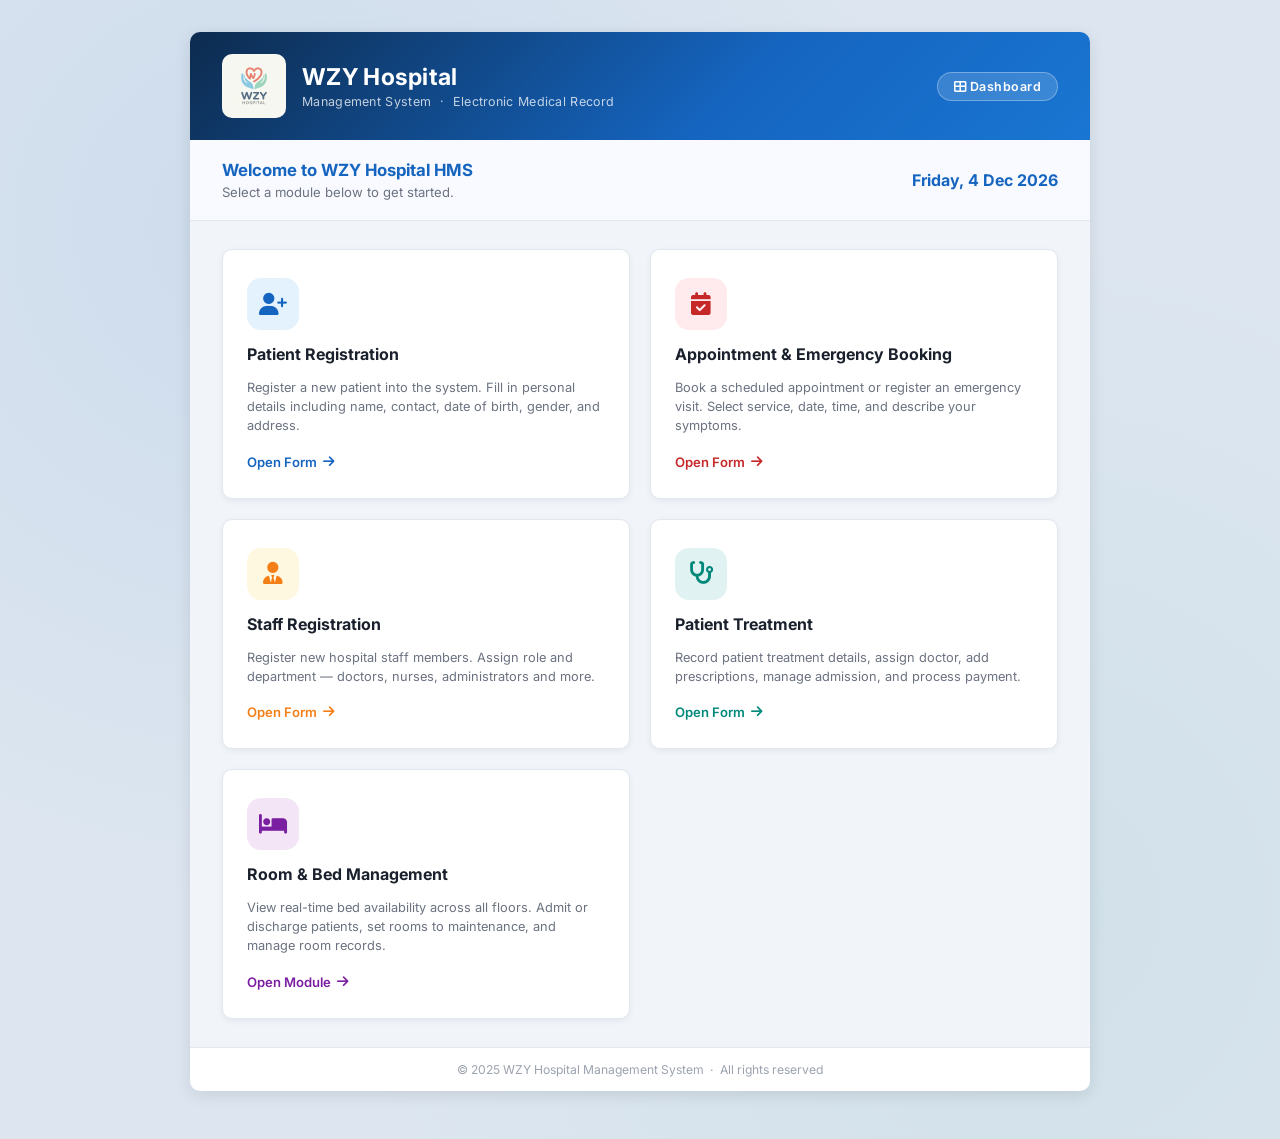
<file: index.html>
<!DOCTYPE html>
<html lang="en">
<head>
  <meta charset="UTF-8" />
  <meta name="viewport" content="width=device-width, initial-scale=1.0"/>
  <title>WZY Hospital Management System</title>
  <link rel="preconnect" href="https://fonts.googleapis.com">
  <link href="https://fonts.googleapis.com/css2?family=Inter:wght@400;500;600;700&display=swap" rel="stylesheet">
  <link rel="stylesheet" href="https://cdnjs.cloudflare.com/ajax/libs/font-awesome/6.5.0/css/all.min.css">
  <link rel="stylesheet" href="css/style.css" />
</head>
<body class="dashboard-body">

<div class="dash-container">

  <!-- Header -->
  <div class="header">
    <div class="header-brand">
      <img src="logo.png" class="header-logo" alt="WZY Hospital Logo" />
      <div>
        <h1>WZY Hospital</h1>
        <p>Management System &nbsp;·&nbsp; Electronic Medical Record</p>
      </div>
    </div>
    <div class="header-badge"><i class="fas fa-th-large"></i> Dashboard</div>
  </div>

  <!-- Welcome Bar -->
  <div class="dash-welcome">
    <div class="dash-welcome-text">
      <h2>Welcome to WZY Hospital HMS</h2>
      <p>Select a module below to get started.</p>
    </div>
    <div class="dash-date">
      <span id="dashDate"></span>
    </div>
  </div>

  <!-- Module Cards -->
  <div class="dash-modules">

    <!-- Patient Registration -->
    <a class="module-card" href="html/patient.html">
      <div class="module-icon blue"><i class="fas fa-user-plus"></i></div>
      <h3>Patient Registration</h3>
      <p>Register a new patient into the system. Fill in personal details including name, contact, date of birth, gender, and address.</p>
      <span class="module-link blue">Open Form <i class="fas fa-arrow-right"></i></span>
    </a>

    <!-- Booking -->
    <a class="module-card" href="html/booking.html">
      <div class="module-icon red"><i class="fas fa-calendar-check"></i></div>
      <h3>Appointment &amp; Emergency Booking</h3>
      <p>Book a scheduled appointment or register an emergency visit. Select service, date, time, and describe your symptoms.</p>
      <span class="module-link red">Open Form <i class="fas fa-arrow-right"></i></span>
    </a>

    <!-- Staff Registration -->
    <a class="module-card" href="html/staff.html">
      <div class="module-icon amber"><i class="fas fa-user-tie"></i></div>
      <h3>Staff Registration</h3>
      <p>Register new hospital staff members. Assign role and department — doctors, nurses, administrators and more.</p>
      <span class="module-link amber">Open Form <i class="fas fa-arrow-right"></i></span>
    </a>

    <!-- Patient Treatment -->
    <a class="module-card" href="html/treatment.html">
      <div class="module-icon teal"><i class="fas fa-stethoscope"></i></div>
      <h3>Patient Treatment</h3>
      <p>Record patient treatment details, assign doctor, add prescriptions, manage admission, and process payment.</p>
      <span class="module-link teal">Open Form <i class="fas fa-arrow-right"></i></span>
    </a>

    <!-- Room & Bed Management -->
    <a class="module-card" href="html/room.html">
      <div class="module-icon purple"><i class="fas fa-bed"></i></div>
      <h3>Room &amp; Bed Management</h3>
      <p>View real-time bed availability across all floors. Admit or discharge patients, set rooms to maintenance, and manage room records.</p>
      <span class="module-link purple">Open Module <i class="fas fa-arrow-right"></i></span>
    </a>

  </div>

  <!-- Footer -->
  <div class="dash-footer">
    &copy; 2025 WZY Hospital Management System &nbsp;·&nbsp; All rights reserved
  </div>

</div>

<script src="js/dashboard.js"></script>
</body>
</html>
</file>
<file: css/style.css>
/* ══════════════════════════════════════
   CSS VARIABLES
══════════════════════════════════════ */
:root {
  --blue-900: #0d2b4e;
  --blue-700: #1565c0;
  --blue-600: #1976d2;
  --blue-500: #2196f3;
  --blue-100: #e3f2fd;
  --blue-50:  #f0f8ff;
  --teal:     #00897b;
  --green:    #2e7d32;
  --green-bg: #e8f5e9;
  --red:      #c62828;
  --red-bg:   #ffebee;
  --amber:    #f57f17;
  --gray-900: #1a202c;
  --gray-700: #374151;
  --gray-500: #6b7280;
  --gray-300: #d1d5db;
  --gray-100: #f3f4f6;
  --gray-50:  #f9fafb;
  --white:    #ffffff;
  --shadow-xs: 0 1px 2px rgba(0,0,0,0.05);
  --shadow-sm: 0 2px 6px rgba(0,0,0,0.08);
  --shadow-md: 0 4px 16px rgba(0,0,0,0.10);
  --radius:   10px;
  --radius-sm: 6px;
}

/* ══════════════════════════════════════
   RESET & BASE
══════════════════════════════════════ */
* { box-sizing: border-box; margin: 0; padding: 0; }

body {
  font-family: 'Inter', 'Segoe UI', Arial, sans-serif;
  background: #dde6f0;
  background-image:
    radial-gradient(circle at 20% 20%, rgba(21,101,192,0.08) 0%, transparent 50%),
    radial-gradient(circle at 80% 80%, rgba(0,137,123,0.06) 0%, transparent 50%);
  min-height: 100vh;
  display: flex;
  flex-direction: column;
  align-items: center;
  padding: 32px 16px 48px;
  gap: 14px;
}

/* ══════════════════════════════════════
   SUCCESS BANNER
══════════════════════════════════════ */
.success-banner {
  width: 900px;
  background: var(--green-bg);
  border: 1.5px solid #a5d6a7;
  border-left: 5px solid var(--green);
  border-radius: var(--radius);
  box-shadow: var(--shadow-sm);
  animation: slideDown 0.3s ease;
}
.success-banner.hidden { display: none; }

@keyframes slideDown {
  from { opacity: 0; transform: translateY(-12px); }
  to   { opacity: 1; transform: translateY(0); }
}

.success-inner {
  display: flex;
  align-items: center;
  gap: 14px;
  padding: 14px 20px;
}
.success-icon-wrap {
  font-size: 1.6rem;
  color: var(--green);
  flex-shrink: 0;
}
.success-text strong {
  display: block;
  color: var(--green);
  font-size: 0.95rem;
  font-weight: 700;
}
.success-tid {
  font-size: 0.82rem;
  color: #388e3c;
  margin-top: 2px;
}
.dismiss-btn {
  margin-left: auto;
  background: none;
  border: none;
  font-size: 1rem;
  cursor: pointer;
  color: var(--green);
  opacity: 0.6;
  padding: 4px 8px;
  border-radius: 50%;
  transition: opacity 0.2s, background 0.2s;
}
.dismiss-btn:hover { opacity: 1; background: rgba(0,0,0,0.06); }

/* ══════════════════════════════════════
   MAIN CONTAINER
══════════════════════════════════════ */
.container {
  width: 900px;
  border-radius: var(--radius);
  overflow: hidden;
  box-shadow: var(--shadow-md);
  display: flex;
  flex-direction: column;
  gap: 0;
}

/* ══════════════════════════════════════
   HEADER
══════════════════════════════════════ */
.header {
  background: linear-gradient(135deg, var(--blue-900) 0%, var(--blue-700) 60%, var(--blue-600) 100%);
  color: var(--white);
  padding: 22px 32px;
  display: flex;
  align-items: center;
  justify-content: space-between;
}
.header-brand {
  display: flex;
  align-items: center;
  gap: 16px;
}
.header-logo {
  width: 64px;
  height: 64px;
  object-fit: contain;
  border-radius: 10px;
  flex-shrink: 0;
}
.header h1 {
  font-size: 1.45rem;
  font-weight: 700;
  letter-spacing: 0.3px;
}
.header p {
  font-size: 0.78rem;
  margin-top: 3px;
  opacity: 0.75;
  letter-spacing: 0.3px;
}
.back-btn {
  display: inline-flex;
  align-items: center;
  justify-content: center;
  width: 34px;
  height: 34px;
  border-radius: 50%;
  background: rgba(255,255,255,0.15);
  border: 1.5px solid rgba(255,255,255,0.3);
  color: #fff;
  text-decoration: none;
  font-size: 0.9rem;
  flex-shrink: 0;
  transition: background 0.2s, border-color 0.2s;
}
.back-btn:hover { background: rgba(255,255,255,0.28); border-color: rgba(255,255,255,0.6); }
.header-badge {
  background: rgba(255,255,255,0.15);
  border: 1px solid rgba(255,255,255,0.3);
  border-radius: 20px;
  padding: 6px 16px;
  font-size: 0.78rem;
  font-weight: 600;
  letter-spacing: 0.5px;
  white-space: nowrap;
}

/* ══════════════════════════════════════
   INFO BAR (Treatment ID + Date)
══════════════════════════════════════ */
.info-bar {
  background: var(--blue-50);
  border-bottom: 2px solid var(--blue-100);
  padding: 12px 32px;
  display: flex;
  justify-content: space-between;
  align-items: center;
}
.info-bar-left, .info-bar-right {
  display: flex;
  align-items: center;
  gap: 10px;
}
.info-label {
  font-size: 0.75rem;
  font-weight: 600;
  color: var(--gray-500);
  text-transform: uppercase;
  letter-spacing: 0.6px;
  display: flex;
  align-items: center;
  gap: 5px;
}
.tid-badge {
  background: var(--blue-700);
  color: var(--white);
  padding: 4px 14px;
  border-radius: 20px;
  font-size: 0.84rem;
  font-weight: 700;
  letter-spacing: 0.5px;
}
.date-badge {
  background: var(--white);
  color: var(--blue-700);
  border: 1.5px solid var(--blue-500);
  padding: 4px 14px;
  border-radius: 20px;
  font-size: 0.84rem;
  font-weight: 600;
}

/* ══════════════════════════════════════
   CARDS (Sections)
══════════════════════════════════════ */
.card {
  background: var(--white);
  margin: 16px 24px 0;
  border-radius: var(--radius);
  border: 1px solid var(--gray-300);
  border-left: 4px solid var(--blue-600);
  box-shadow: var(--shadow-xs);
  padding: 18px 22px 14px;
}
.card:last-of-type { margin-bottom: 0; }

.card-title {
  font-size: 0.8rem;
  font-weight: 700;
  text-transform: uppercase;
  letter-spacing: 0.8px;
  color: var(--blue-700);
  margin-bottom: 14px;
  display: flex;
  align-items: center;
  gap: 8px;
}
.card-title i {
  width: 22px;
  height: 22px;
  background: var(--blue-100);
  border-radius: 6px;
  display: flex;
  align-items: center;
  justify-content: center;
  font-size: 0.72rem;
  color: var(--blue-700);
  flex-shrink: 0;
}

.card-admission {
  border-left-color: var(--amber);
  background: #fffdf0;
}
.card-admission .card-title { color: var(--amber); }
.card-admission .card-title i { background: #fff8e1; color: var(--amber); }

/* ══════════════════════════════════════
   GRID
══════════════════════════════════════ */
.grid-2 { display: grid; grid-template-columns: 1fr 1fr; gap: 10px 20px; }
.grid-3 { display: grid; grid-template-columns: 1fr 1fr 1fr; gap: 10px 20px; }
.col-span-2 { grid-column: span 2; }

/* ══════════════════════════════════════
   FIELDS & INPUTS
══════════════════════════════════════ */
.field { display: flex; flex-direction: column; margin-bottom: 4px; }

.field label {
  font-size: 0.75rem;
  font-weight: 600;
  color: var(--gray-700);
  margin-bottom: 4px;
  letter-spacing: 0.2px;
}
.req { color: var(--red); margin-left: 1px; }

.field input,
.field select,
.field textarea {
  border: 1.5px solid var(--gray-300);
  border-radius: var(--radius-sm);
  padding: 7px 11px;
  font-size: 0.85rem;
  font-family: inherit;
  color: var(--gray-900);
  background: var(--gray-50);
  outline: none;
  transition: border-color 0.2s, box-shadow 0.2s, background 0.2s;
   text-overflow: ellipsis;
}
.field input:hover,
.field select:hover { border-color: var(--blue-500); }

.field input:focus,
.field select:focus,
.field textarea:focus {
  border-color: var(--blue-600);
  background: var(--white);
  box-shadow: 0 0 0 3px rgba(25,118,210,0.12);
}
.field textarea { resize: vertical; min-height: 60px; }
.field select { cursor: pointer; appearance: none; background-image: url("data:image/svg+xml,%3Csvg xmlns='http://www.w3.org/2000/svg' width='12' height='12' viewBox='0 0 12 12'%3E%3Cpath fill='%236b7280' d='M6 8L1 3h10z'/%3E%3C/svg%3E"); background-repeat: no-repeat; background-position: right 10px center; padding-right: 28px; }

/* ── Auto-filled readonly fields ── */
.field input.auto-filled {
  background: #f0f7ff;
  color: #1565c0;
  border-color: #90caf9;
  cursor: default;
  font-weight: 500;
}
.field input.auto-filled::placeholder { color: #b0bec5; font-weight: 400; font-style: italic; }

/* ── Inline validation ── */
.field-hint {
  font-size: 0.72rem;
  color: var(--gray-400);
  margin-top: 3px;
  display: block;
  font-style: italic;
}

.field.has-error input,
.field.has-error select,
.field.has-error textarea {
  border-color: var(--red);
  background: var(--red-bg);
  box-shadow: 0 0 0 3px rgba(198,40,40,0.10);
}
.error-msg {
  color: var(--red);
  font-size: 0.72rem;
  font-weight: 500;
  margin-top: 3px;
  display: flex;
  align-items: center;
  gap: 4px;
}

/* ══════════════════════════════════════
   PRESCRIPTION TABLE
══════════════════════════════════════ */
.table-wrap { margin-top: 2px; overflow-x: auto; }

table {
  width: 100%;
  border-collapse: collapse;
  font-size: 0.83rem;
}
thead tr {
  background: linear-gradient(90deg, var(--blue-700), var(--blue-600));
  color: var(--white);
}
thead th {
  padding: 9px 10px;
  text-align: center;
  font-weight: 600;
  font-size: 0.78rem;
  letter-spacing: 0.4px;
}
thead th:first-child { border-radius: 6px 0 0 0; }
thead th:last-child  { border-radius: 0 6px 0 0; }

tbody tr { transition: background 0.15s; }
tbody tr:nth-child(odd)  { background: var(--white); }
tbody tr:nth-child(even) { background: var(--blue-50); }
tbody tr:hover { background: #e8f0fb; }

tbody td {
  padding: 5px 6px;
  text-align: center;
  border-bottom: 1px solid var(--gray-100);
}
tbody td select,
tbody td input[type="date"] {
  width: 100%;
  border: 1.5px solid var(--gray-300);
  border-radius: 4px;
  padding: 4px 7px;
  font-size: 0.81rem;
  font-family: inherit;
  background: var(--white);
  outline: none;
  transition: border-color 0.2s;
}
tbody td select { appearance: none; background-image: url("data:image/svg+xml,%3Csvg xmlns='http://www.w3.org/2000/svg' width='10' height='10' viewBox='0 0 12 12'%3E%3Cpath fill='%236b7280' d='M6 8L1 3h10z'/%3E%3C/svg%3E"); background-repeat: no-repeat; background-position: right 6px center; padding-right: 20px; }
tbody td select:focus,
tbody td input:focus {
  border-color: var(--blue-600);
  box-shadow: 0 0 0 2px rgba(25,118,210,0.12);
}

.btn-remove-row {
  background: none;
  border: 1.5px solid transparent;
  color: var(--red);
  font-size: 0.8rem;
  cursor: pointer;
  width: 28px;
  height: 28px;
  border-radius: 6px;
  display: inline-flex;
  align-items: center;
  justify-content: center;
  transition: background 0.15s, border-color 0.15s;
}
.btn-remove-row:hover { background: var(--red-bg); border-color: var(--red); }

.tfoot-add { padding: 10px 0 4px; border: none; text-align: left; }
.tfoot-note {
  border-top: 1px solid var(--gray-100);
  padding: 8px 4px 2px;
  text-align: right;
  font-size: 0.74rem;
  color: var(--gray-500);
  font-style: italic;
}
.tfoot-note i { margin-right: 4px; color: var(--blue-500); }

.btn-add-row {
  display: inline-flex;
  align-items: center;
  gap: 6px;
  background: var(--white);
  border: 1.5px dashed var(--blue-500);
  color: var(--blue-600);
  font-size: 0.81rem;
  font-weight: 600;
  font-family: inherit;
  padding: 5px 16px;
  border-radius: 20px;
  cursor: pointer;
  transition: background 0.15s, border-color 0.15s;
}
.btn-add-row:hover { background: var(--blue-100); border-style: solid; }

/* ══════════════════════════════════════
   ACTION BUTTONS
══════════════════════════════════════ */
.btn-row {
  display: flex;
  gap: 10px;
  padding: 18px 24px 24px;
  flex-wrap: wrap;
  align-items: center;
}
.btn {
  display: inline-flex;
  align-items: center;
  gap: 7px;
  padding: 9px 22px;
  border: none;
  border-radius: 8px;
  font-size: 0.86rem;
  font-weight: 600;
  font-family: inherit;
  cursor: pointer;
  transition: background 0.18s, transform 0.1s, box-shadow 0.18s;
  box-shadow: var(--shadow-xs);
}
.btn:active { transform: scale(0.97); }
.btn:hover  { box-shadow: var(--shadow-sm); }

.btn-primary   { background: #2e7d32; color: var(--white); }
.btn-primary:hover   { background: #1b5e20; }
.btn-secondary { background: var(--white); color: var(--gray-700); border: 1.5px solid var(--gray-300); }
.btn-secondary:hover { background: var(--gray-100); }
.btn-danger    { background: var(--white); color: var(--red); border: 1.5px solid var(--red); }
.btn-danger:hover    { background: var(--red-bg); }
.btn-print     { background: var(--white); color: var(--gray-500); border: 1.5px solid var(--gray-300); }
.btn-print:hover     { background: var(--gray-100); }

/* ══════════════════════════════════════
   FLATPICKR THEME OVERRIDE
══════════════════════════════════════ */
.flatpickr-calendar { font-family: 'Inter', sans-serif; border-radius: 10px; box-shadow: 0 8px 24px rgba(0,0,0,0.14); }
.flatpickr-day.selected,
.flatpickr-day.selected:hover { background: var(--blue-700); border-color: var(--blue-700); }
.flatpickr-day:hover { background: var(--blue-100); }
.flatpickr-months .flatpickr-month { background: var(--blue-700); border-radius: 10px 10px 0 0; color: #fff; }
.flatpickr-current-month .flatpickr-monthDropdown-months,
.flatpickr-current-month input.cur-year { color: #fff; }
.flatpickr-weekday { color: var(--blue-700); font-weight: 600; }
.flatpickr-prev-month svg, .flatpickr-next-month svg { fill: #fff; }
.flatpickr-prev-month:hover svg, .flatpickr-next-month:hover svg { fill: var(--blue-100); }

/* ══════════════════════════════════════
   COST BREAKDOWN
══════════════════════════════════════ */
.cost-breakdown {
  background: #f0f7ff;
  border: 1px solid #c3d9f8;
  border-radius: 8px;
  padding: 14px 16px 10px;
  margin-bottom: 16px;
}
.breakdown-header {
  font-size: 0.78rem;
  font-weight: 700;
  text-transform: uppercase;
  letter-spacing: 0.6px;
  color: var(--blue-700);
  margin-bottom: 10px;
  display: flex;
  align-items: center;
  gap: 6px;
}
.breakdown-rows { display: flex; flex-direction: column; gap: 4px; margin-bottom: 10px; }
.breakdown-row {
  display: flex;
  justify-content: space-between;
  font-size: 0.84rem;
  color: var(--gray-700);
  padding: 3px 0;
  border-bottom: 1px dashed #d0e4f8;
}
.breakdown-row:last-child { border-bottom: none; }
.breakdown-row .row-label { color: var(--gray-600); }
.breakdown-row .row-val   { font-weight: 600; color: var(--gray-800); }
.breakdown-total-row {
  display: flex;
  justify-content: space-between;
  align-items: center;
  font-size: 0.92rem;
  font-weight: 700;
  color: var(--blue-700);
  border-top: 2px solid #b3cff5;
  padding-top: 8px;
}
.breakdown-note {
  font-size: 0.75rem;
  color: var(--gray-500);
  margin-top: 8px;
  margin-bottom: 0;
  display: flex;
  align-items: center;
  gap: 5px;
}

/* ══════════════════════════════════════
   ADMISSION TOGGLE (treatment form)
══════════════════════════════════════ */
.adm-toggle-row {
  margin-top: 12px;
  padding: 10px 14px;
  background: #f0f7ff;
  border: 1px solid #c3d9f8;
  border-radius: 8px;
}
.adm-toggle-label {
  display: flex;
  align-items: center;
  gap: 10px;
  cursor: pointer;
  font-size: 0.84rem;
  font-weight: 600;
  color: var(--blue-700);
  user-select: none;
}
.adm-toggle-label input[type="checkbox"] {
  width: 16px;
  height: 16px;
  accent-color: var(--blue-600);
  cursor: pointer;
  flex-shrink: 0;
}
.adm-toggle-label span { display: flex; align-items: center; gap: 7px; }
.adm-toggle-label i { font-size: 0.8rem; }

/* ══════════════════════════════════════
   ROOM MANAGEMENT – CONTAINER
══════════════════════════════════════ */
.container-wide { width: 1060px; }

/* ══════════════════════════════════════
   ROOM MANAGEMENT – ACTION BAR
══════════════════════════════════════ */
.room-action-bar {
  display: flex;
  align-items: center;
  gap: 12px;
  padding: 14px 24px;
  background: var(--white);
  border-bottom: 2px solid var(--gray-300);
}
.room-search-wrap {
  position: relative;
  flex: 1;
  display: flex;
  align-items: center;
}
.room-search-icon {
  position: absolute;
  left: 14px;
  color: var(--gray-400);
  font-size: 0.82rem;
  pointer-events: none;
}
.room-search-input {
  width: 100%;
  padding: 10px 40px 10px 38px;
  border: 1.5px solid var(--gray-300);
  border-radius: 24px;
  font-size: 0.84rem;
  font-family: inherit;
  background: var(--gray-50);
  color: var(--gray-900);
  transition: border-color 0.15s, box-shadow 0.15s, background 0.15s;
  outline: none;
}
.room-search-input:focus {
  border-color: var(--blue-500);
  background: var(--white);
  box-shadow: 0 0 0 3px rgba(33,150,243,0.12);
}
.room-search-input::placeholder { color: var(--gray-400); }
.room-search-clear {
  position: absolute;
  right: 10px;
  width: 22px; height: 22px;
  border-radius: 50%;
  border: none;
  background: var(--gray-300);
  color: var(--gray-600);
  cursor: pointer;
  font-size: 0.68rem;
  display: none;
  align-items: center;
  justify-content: center;
  transition: background 0.12s;
}
.room-search-clear:hover { background: var(--gray-400); color: var(--white); }
.room-search-btn {
  width: 42px; height: 42px;
  border-radius: 50%;
  border: none;
  background: linear-gradient(135deg, var(--blue-600), var(--blue-700));
  color: var(--white);
  font-size: 0.88rem;
  cursor: pointer;
  display: flex; align-items: center; justify-content: center;
  flex-shrink: 0;
  box-shadow: 0 2px 8px rgba(21,101,192,0.25);
  transition: background 0.15s, box-shadow 0.15s, transform 0.12s;
}
.room-search-btn:hover  { background: linear-gradient(135deg, var(--blue-700), var(--blue-900)); box-shadow: 0 4px 14px rgba(21,101,192,0.35); }
.room-search-btn:active { transform: scale(0.95); }

.legend-add-row {
  display: flex;
  align-items: center;
  gap: 16px;
  padding: 6px 0;
}
.btn-add-room {
  display: inline-flex;
  align-items: center;
  gap: 8px;
  padding: 7px 16px;
  background: linear-gradient(135deg, var(--blue-600), var(--blue-700));
  color: var(--white);
  border: none;
  border-radius: 20px;
  font-size: 0.8rem;
  font-weight: 600;
  font-family: inherit;
  cursor: pointer;
  white-space: nowrap;
  box-shadow: 0 2px 8px rgba(21,101,192,0.25);
  transition: background 0.15s, box-shadow 0.15s, transform 0.12s;
}
.btn-add-room:hover  { background: linear-gradient(135deg, var(--blue-700), var(--blue-900)); box-shadow: 0 4px 14px rgba(21,101,192,0.35); }
.btn-add-room:active { transform: scale(0.97); }

/* ══════════════════════════════════════
   ROOM MANAGEMENT – STATS BAR
══════════════════════════════════════ */
.room-stats {
  display: grid;
  grid-template-columns: repeat(5, 1fr);
  gap: 0;
  border-bottom: 1px solid var(--gray-300);
}
.stat-card {
  display: flex;
  align-items: center;
  gap: 12px;
  padding: 16px 18px;
  background: var(--white);
  border-right: 1px solid var(--gray-300);
}
.stat-card:last-child { border-right: none; }
.stat-icon {
  width: 36px; height: 36px;
  border-radius: 8px;
  display: flex; align-items: center; justify-content: center;
  font-size: 0.9rem;
  flex-shrink: 0;
}
.stat-val   { font-size: 1.4rem; font-weight: 700; line-height: 1; }
.stat-label { font-size: 0.72rem; color: var(--gray-500); margin-top: 3px; font-weight: 500; }

.stat-total      .stat-icon { background: #e3f2fd; color: var(--blue-700); }
.stat-total      .stat-val  { color: var(--blue-700); }
.stat-beds       .stat-icon { background: #ede7f6; color: #6a1b9a; }
.stat-beds       .stat-val  { color: #6a1b9a; }
.stat-occupied   .stat-icon { background: var(--red-bg);   color: var(--red); }
.stat-occupied   .stat-val  { color: var(--red); }
.stat-available  .stat-icon { background: var(--green-bg); color: var(--green); }
.stat-available  .stat-val  { color: var(--green); }
.stat-maintenance .stat-icon { background: #fff8e1; color: var(--amber); }
.stat-maintenance .stat-val  { color: var(--amber); }

/* ══════════════════════════════════════
   ROOM MANAGEMENT – FLOOR TABS
══════════════════════════════════════ */
.floor-tab-bar {
  display: flex;
  align-items: center;
  justify-content: space-between;
  background: var(--gray-50);
  border-bottom: 1px solid var(--gray-300);
  padding: 0 22px 0 0;
  flex-wrap: wrap;
  gap: 8px;
}
.floor-tabs { display: flex; gap: 0; }
.floor-tab {
  padding: 12px 18px;
  border: none;
  background: none;
  cursor: pointer;
  font-size: 0.82rem;
  font-weight: 600;
  color: var(--gray-500);
  border-bottom: 3px solid transparent;
  transition: all 0.15s;
  display: flex;
  align-items: center;
  gap: 6px;
}
.floor-tab:hover  { color: var(--blue-600); background: var(--blue-100); }
.floor-tab.active { color: var(--blue-700); border-bottom-color: var(--blue-600); background: none; }

.bed-legend { display: flex; align-items: center; gap: 14px; padding: 8px 0; }
.legend-item { display: flex; align-items: center; gap: 5px; font-size: 0.78rem; color: var(--gray-600); font-weight: 500; }
.legend-dot  { width: 12px; height: 12px; border-radius: 3px; }
.ld-available   { background: #a5d6a7; }
.ld-occupied    { background: #ef9a9a; }
.ld-maintenance { background: #ffe082; }

/* ══════════════════════════════════════
   ROOM MANAGEMENT – ROOM GRID
══════════════════════════════════════ */
.room-grid {
  background: var(--gray-100);
  padding: 20px 22px 28px;
  display: flex;
  flex-direction: column;
  gap: 20px;
  min-height: 200px;
}
.floor-section {}
.floor-label {
  font-size: 0.75rem;
  font-weight: 700;
  text-transform: uppercase;
  letter-spacing: 0.8px;
  color: var(--gray-500);
  margin-bottom: 10px;
  display: flex;
  align-items: center;
  gap: 6px;
}
.room-row {
  display: grid;
  grid-template-columns: repeat(auto-fill, minmax(280px, 1fr));
  gap: 14px;
}
.no-rooms {
  text-align: center;
  padding: 60px 20px;
  color: var(--gray-500);
  font-size: 0.9rem;
  display: flex;
  flex-direction: column;
  align-items: center;
  gap: 10px;
}
.no-rooms i { font-size: 2.5rem; color: var(--gray-300); }

/* Room Card */
.room-card {
  background: var(--white);
  border-radius: var(--radius);
  border: 1px solid var(--gray-300);
  border-top: 4px solid;
  box-shadow: var(--shadow-xs);
  overflow: hidden;
  display: flex;
  flex-direction: column;
}
.room-accent-blue   { border-top-color: var(--blue-600); }
.room-accent-teal   { border-top-color: var(--teal); }
.room-accent-red    { border-top-color: var(--red); }
.room-accent-amber  { border-top-color: var(--amber); }
.room-accent-purple { border-top-color: #7b1fa2; }

.room-card-head {
  display: flex;
  justify-content: space-between;
  align-items: flex-start;
  padding: 12px 14px 8px;
  gap: 8px;
}
.room-id-badge {
  font-size: 1rem;
  font-weight: 700;
  color: var(--gray-900);
}
.room-type-label {
  font-size: 0.74rem;
  color: var(--gray-500);
  margin-top: 2px;
}
.room-rate-badge {
  font-size: 0.72rem;
  font-weight: 700;
  background: var(--blue-100);
  color: var(--blue-700);
  padding: 3px 8px;
  border-radius: 20px;
  white-space: nowrap;
}
.icon-btn {
  width: 26px; height: 26px;
  border-radius: 6px;
  border: 1px solid var(--gray-300);
  background: var(--white);
  color: var(--gray-500);
  cursor: pointer;
  font-size: 0.72rem;
  display: flex; align-items: center; justify-content: center;
  transition: all 0.15s;
}
.icon-btn:hover { background: var(--blue-100); color: var(--blue-700); border-color: var(--blue-500); }
.icon-btn-danger:hover { background: var(--red-bg); color: var(--red); border-color: var(--red); }

/* Bed Grid */
.bed-grid {
  display: flex;
  flex-wrap: wrap;
  gap: 8px;
  padding: 8px 14px 12px;
  flex: 1;
}
.bed {
  width: 56px; height: 56px;
  border-radius: 8px;
  border: 2px solid;
  display: flex;
  flex-direction: column;
  align-items: center;
  justify-content: center;
  gap: 3px;
  cursor: pointer;
  transition: transform 0.12s, box-shadow 0.12s;
  font-size: 0.7rem;
}
.bed:hover { transform: translateY(-2px); box-shadow: var(--shadow-sm); }
.bed-id-label { font-size: 0.6rem; font-weight: 700; line-height: 1; }
.bed i { font-size: 0.75rem; }

.bed-available    { background: #e8f5e9; border-color: #a5d6a7; color: #2e7d32; }
.bed-occupied     { background: #ffebee; border-color: #ef9a9a; color: #c62828; }
.bed-maintenance  { background: #fff8e1; border-color: #ffe082; color: #f57f17; }

/* Occupancy bar */
.room-card-foot {
  padding: 8px 14px 12px;
  border-top: 1px solid var(--gray-100);
}
.occ-bar-wrap {
  height: 5px;
  background: var(--gray-200);
  border-radius: 10px;
  overflow: hidden;
  margin-bottom: 5px;
}
.occ-bar {
  height: 100%;
  background: linear-gradient(to right, var(--blue-500), var(--blue-700));
  border-radius: 10px;
  transition: width 0.3s;
}
.occ-label { font-size: 0.72rem; color: var(--gray-500); font-weight: 500; }

/* ══════════════════════════════════════
   ROOM MANAGEMENT – MODALS
══════════════════════════════════════ */
.modal-overlay {
  position: fixed;
  inset: 0;
  background: rgba(0,0,0,0.45);
  display: flex;
  align-items: center;
  justify-content: center;
  z-index: 1000;
  padding: 20px;
}
.modal-box {
  background: var(--white);
  border-radius: 12px;
  width: 100%;
  max-width: 480px;
  box-shadow: 0 8px 32px rgba(0,0,0,0.18);
  overflow: hidden;
  animation: modalIn 0.18s ease;
}
@keyframes modalIn { from { opacity:0; transform:scale(0.95); } to { opacity:1; transform:scale(1); } }

.modal-head {
  display: flex;
  align-items: flex-start;
  justify-content: space-between;
  padding: 18px 20px 14px;
  border-bottom: 1px solid var(--gray-200);
  background: var(--gray-50);
}
.modal-title { font-size: 1rem; font-weight: 700; color: var(--gray-900); }
.modal-sub   { font-size: 0.78rem; color: var(--gray-500); margin-top: 3px; }
.modal-close-btn {
  width: 28px; height: 28px;
  border-radius: 6px;
  border: 1px solid var(--gray-300);
  background: var(--white);
  color: var(--gray-500);
  cursor: pointer;
  font-size: 0.8rem;
  flex-shrink: 0;
  display: flex; align-items: center; justify-content: center;
}
.modal-close-btn:hover { background: var(--red-bg); color: var(--red); border-color: var(--red); }

.modal-body { padding: 18px 20px; }
.modal-foot {
  padding: 12px 20px;
  border-top: 1px solid var(--gray-200);
  display: flex;
  justify-content: flex-end;
  gap: 10px;
  background: var(--gray-50);
}

/* Status badges */
.status-badge {
  display: inline-flex;
  align-items: center;
  gap: 7px;
  padding: 6px 14px;
  border-radius: 20px;
  font-size: 0.8rem;
  font-weight: 700;
}
.badge-occupied    { background: var(--red-bg);   color: var(--red);   border: 1.5px solid #ef9a9a; }
.badge-available   { background: var(--green-bg);  color: var(--green); border: 1.5px solid #a5d6a7; }
.badge-maintenance { background: #fff8e1; color: var(--amber); border: 1.5px solid #ffe082; }

/* Patient info in modal */
.pi-block {
  margin-top: 14px;
  border: 1px solid var(--gray-200);
  border-radius: 8px;
  overflow: hidden;
}
.pi-row {
  display: flex;
  justify-content: space-between;
  align-items: center;
  padding: 8px 14px;
  font-size: 0.83rem;
  border-bottom: 1px solid var(--gray-100);
}
.pi-row:last-child { border-bottom: none; }
.pi-label { color: var(--gray-500); display: flex; align-items: center; gap: 6px; }
.pi-label i { font-size: 0.72rem; width: 14px; }
.pi-val   { font-weight: 600; color: var(--gray-800); }

.accrued-box {
  margin-top: 14px;
  display: flex;
  justify-content: space-between;
  align-items: center;
  background: #f0f7ff;
  border: 1px solid #c3d9f8;
  border-radius: 8px;
  padding: 12px 16px;
}
.accrued-label { font-size: 0.82rem; color: var(--blue-700); font-weight: 600; }
.accrued-val   { font-size: 1.1rem; font-weight: 700; color: var(--blue-700); }

.admit-err {
  font-size: 0.75rem;
  color: var(--red);
  margin-top: 4px;
  display: flex;
  align-items: center;
  gap: 4px;
}
.no-pending-msg {
  margin-top: 16px;
  padding: 14px 16px;
  background: var(--gray-50);
  border: 1px solid var(--gray-200);
  border-radius: 8px;
  font-size: 0.83rem;
  color: var(--gray-500);
  line-height: 1.6;
  display: flex;
  gap: 10px;
  align-items: flex-start;
}
.no-pending-msg i { color: var(--blue-500); margin-top: 2px; flex-shrink: 0; }
.no-pending-msg small { display: block; color: var(--gray-400); font-size: 0.76rem; margin-top: 4px; }
.admission-info-box {
  background: #f0f7ff;
  border: 1px solid #c3d9f8;
  border-radius: 8px;
  padding: 10px 14px;
  margin-top: 4px;
  display: flex;
  flex-direction: column;
  gap: 5px;
}
.adm-info-row {
  font-size: 0.8rem;
  color: var(--blue-700);
  display: flex;
  align-items: center;
  gap: 7px;
}
.adm-info-row i { font-size: 0.72rem; width: 14px; }
.adm-duration {
  justify-content: space-between;
  font-weight: 600;
  color: var(--blue-700);
}
.duration-badge {
  background: var(--blue-700);
  color: #fff;
  font-size: 0.72rem;
  font-weight: 700;
  padding: 2px 9px;
  border-radius: 12px;
  white-space: nowrap;
  flex-shrink: 0;
}
.info-tag {
  display: inline-flex;
  align-items: center;
  gap: 5px;
  background: var(--blue-100);
  padding: 2px 9px;
  border-radius: 12px;
  font-size: 0.76rem;
  font-weight: 600;
  color: var(--blue-700);
}

/* Room form error */
.room-form-error {
  margin-top: 12px;
  padding: 10px 14px;
  background: var(--red-bg);
  border: 1px solid #ef9a9a;
  border-radius: 6px;
  font-size: 0.82rem;
  color: var(--red);
  display: flex;
  align-items: center;
  gap: 8px;
}

/* ══════════════════════════════════════
   ROOM MANAGEMENT – TOAST
══════════════════════════════════════ */
.toast {
  position: fixed;
  bottom: 28px;
  left: 50%;
  transform: translateX(-50%);
  padding: 12px 22px;
  border-radius: 8px;
  font-size: 0.85rem;
  font-weight: 600;
  box-shadow: 0 4px 16px rgba(0,0,0,0.15);
  z-index: 2000;
  pointer-events: none;
  white-space: nowrap;
}
.toast-success { background: var(--green); color: #fff; }
.toast-error   { background: var(--red);   color: #fff; }

/* ══════════════════════════════════════
   UTILITIES
══════════════════════════════════════ */
.hidden { display: none !important; }

/* ══════════════════════════════════════
   PRINT
══════════════════════════════════════ */
@media print {
  body { background: white; padding: 0; }
  .success-banner, .no-print { display: none !important; }
  .container { box-shadow: none; width: 100%; }
  .card { border: 1px solid #ccc; border-left: 4px solid #1565c0; margin: 8px 0; box-shadow: none; }
  .card-admission.hidden { display: none !important; }
  .info-bar { background: #f0f8ff; }
}

/* ══════════════════════════════════════
   RESPONSIVE
══════════════════════════════════════ */
@media (max-width: 680px) {
  .grid-2, .grid-3 { grid-template-columns: 1fr; }
  .col-span-2 { grid-column: span 1; }
  .container, .container-wide, .success-banner { width: 100%; }
  .header { flex-direction: column; gap: 12px; align-items: flex-start; }
  .info-bar { flex-direction: column; gap: 8px; align-items: flex-start; }
}

/* ══════════════════════════════════════
   BOOKING TYPE CARDS
══════════════════════════════════════ */
.booking-type-row {
  display: grid;
  grid-template-columns: 1fr 1fr;
  gap: 14px;
  margin-bottom: 4px;
}
.type-card {
  display: flex;
  align-items: center;
  gap: 16px;
  padding: 16px 18px;
  border: 2px solid var(--gray-300);
  border-radius: 8px;
  cursor: pointer;
  transition: border-color 0.2s, background 0.2s;
  background: var(--gray-50);
}
.type-card input[type="radio"] { display: none; }
.type-card:hover { border-color: var(--blue-500); background: var(--blue-50); }
.type-icon {
  width: 44px;
  height: 44px;
  border-radius: 10px;
  display: flex;
  align-items: center;
  justify-content: center;
  font-size: 1.2rem;
  flex-shrink: 0;
}
.type-icon.blue { background: var(--blue-100); color: var(--blue-700); }
.type-icon.red  { background: var(--red-bg);   color: var(--red); }
.type-icon.teal { background: #e0f2f1;          color: var(--teal); }
.type-label strong { display: block; font-size: 0.92rem; color: var(--gray-900); }
.type-label span   { font-size: 0.78rem; color: var(--gray-500); }
.type-selected-blue { border-color: var(--blue-600); background: var(--blue-50); }
.type-selected-red  { border-color: var(--red);      background: var(--red-bg); }
.type-selected-teal { border-color: var(--teal);     background: #e0f2f1; }

/* ══════════════════════════════════════
   DASHBOARD
══════════════════════════════════════ */
.dashboard-body {
  min-height: 100vh;
  display: flex;
  flex-direction: column;
  align-items: center;
  padding: 32px 16px 48px;
  gap: 24px;
}
.dash-container {
  width: 900px;
  border-radius: 10px;
  overflow: hidden;
  box-shadow: 0 4px 16px rgba(0,0,0,0.10);
}
.dash-welcome {
  background: #f8faff;
  border-bottom: 1px solid #e2e8f0;
  padding: 20px 32px;
  display: flex;
  align-items: center;
  justify-content: space-between;
}
.dash-welcome-text h2 { font-size: 1.05rem; font-weight: 700; color: #1565c0; margin-bottom: 4px; }
.dash-welcome-text p  { font-size: 0.82rem; color: #6b7280; }
.dash-date            { font-size: 0.82rem; color: #6b7280; text-align: right; }
.dash-date strong     { display: block; color: #1565c0; font-size: 1rem; }
.dash-modules {
  background: #f1f5f9;
  padding: 28px 32px;
  display: grid;
  grid-template-columns: 1fr 1fr;
  gap: 20px;
}
.module-card {
  background: #fff;
  border-radius: 10px;
  border: 1px solid #e2e8f0;
  padding: 28px 24px;
  display: flex;
  flex-direction: column;
  gap: 14px;
  text-decoration: none;
  transition: transform 0.18s, box-shadow 0.18s;
  box-shadow: 0 2px 6px rgba(0,0,0,0.06);
}
.module-card:hover { transform: translateY(-3px); box-shadow: 0 8px 24px rgba(0,0,0,0.12); }
.module-icon {
  width: 52px;
  height: 52px;
  border-radius: 14px;
  display: flex;
  align-items: center;
  justify-content: center;
  font-size: 1.4rem;
}
.module-icon.blue   { background: #e3f2fd; color: #1565c0; }
.module-icon.teal   { background: #e0f2f1; color: #00897b; }
.module-icon.amber  { background: #fff8e1; color: #f57f17; }
.module-icon.red    { background: #ffebee; color: #c62828; }
.module-icon.purple { background: #f3e5f5; color: #7b1fa2; }
.module-card h3    { font-size: 1rem; font-weight: 700; color: #1a202c; margin: 0; }
.module-card p     { font-size: 0.8rem; color: #6b7280; line-height: 1.5; margin: 0; flex: 1; }
.module-link       { display: inline-flex; align-items: center; gap: 6px; font-size: 0.82rem; font-weight: 600; margin-top: 4px; }
.module-link.blue   { color: #1565c0; }
.module-link.teal   { color: #00897b; }
.module-link.amber  { color: #f57f17; }
.module-link.red    { color: #c62828; }
.module-link.purple { color: #7b1fa2; }
.dash-footer {
  background: #fff;
  border-top: 1px solid #e2e8f0;
  padding: 14px 32px;
  text-align: center;
  font-size: 0.76rem;
  color: #9ca3af;
}
</file>
